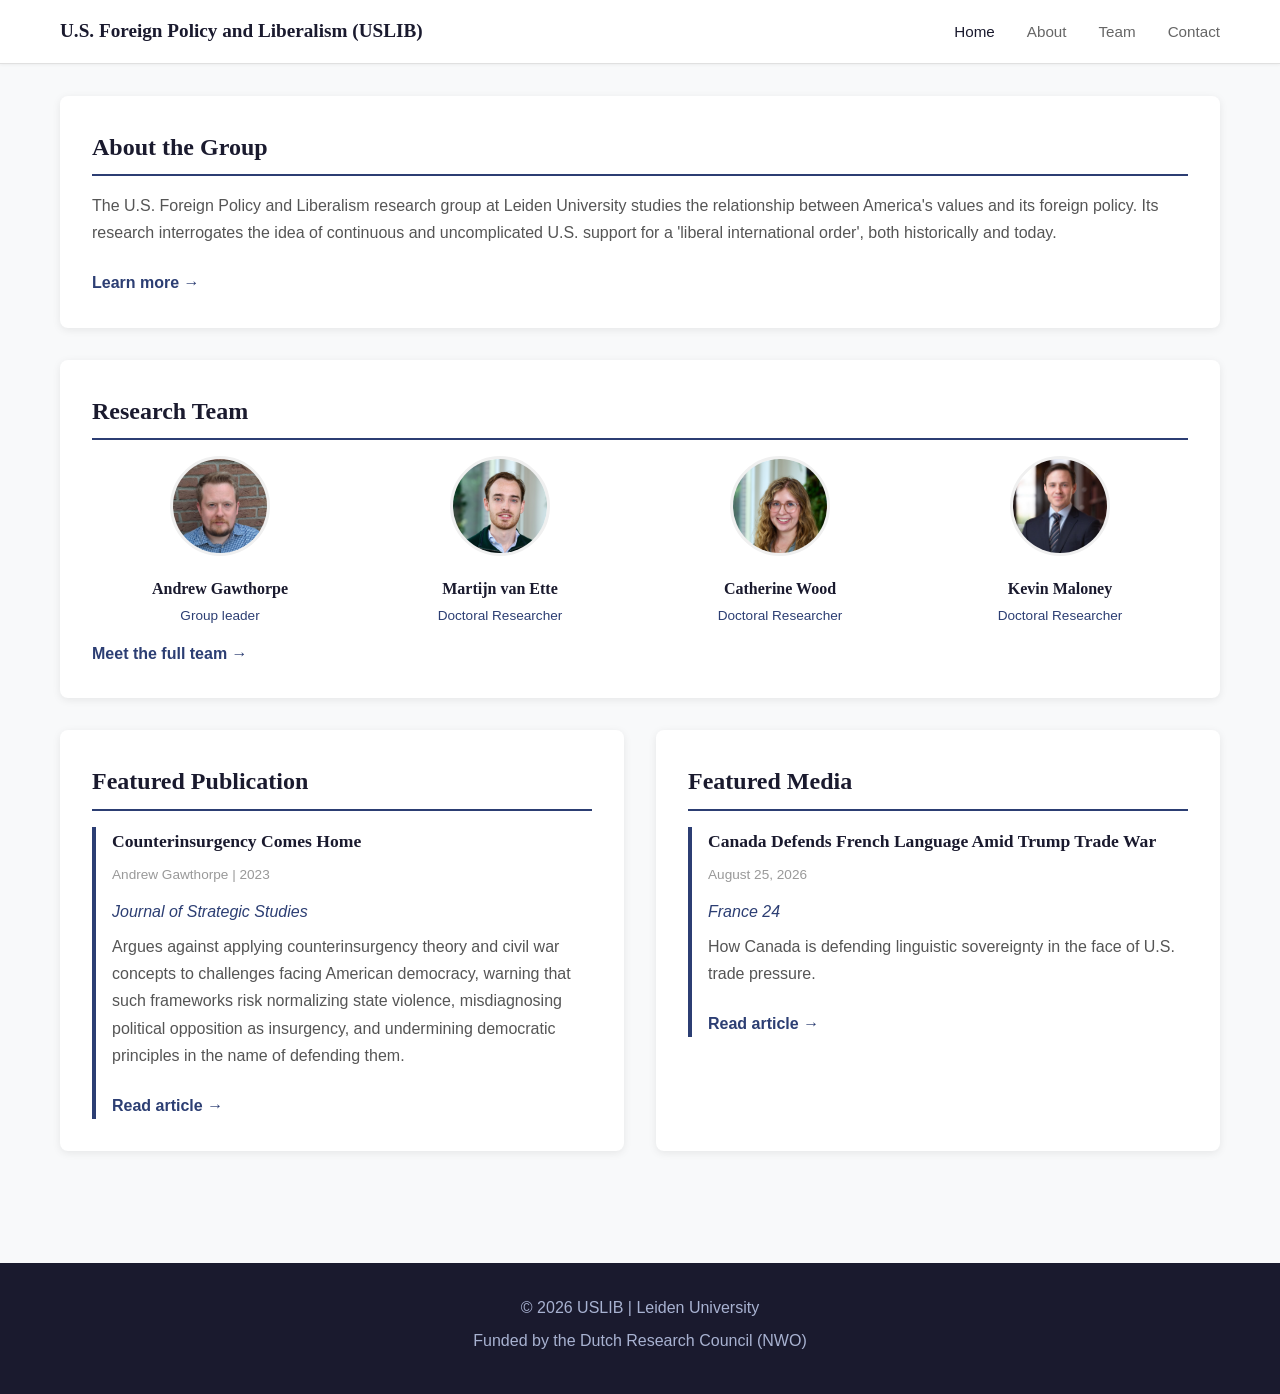
<file: index.html>
<!DOCTYPE html>
<html lang="en">
<head>
    <meta charset="UTF-8">
    <meta name="viewport" content="width=device-width, initial-scale=1.0">
    <title>U.S. Foreign Policy and Liberalism (USLIB)</title>
    <link rel="stylesheet" href="css/style.css">
</head>
<body>
    <header>
        <div class="container">
            <h1 class="site-title"><a href="index.html">U.S. Foreign Policy and Liberalism (USLIB)</a></h1>
            <nav>
                <ul>
                    <li><a href="index.html" class="active">Home</a></li>
                    <li><a href="about.html">About</a></li>
                    <li><a href="team.html">Team</a></li>
                    <li><a href="contact.html">Contact</a></li>
                </ul>
            </nav>
        </div>
    </header>

    <main>
        <div class="container">
            <!-- About the Group Module -->
            <div class="module-grid">
                <div class="module module-full">
                    <h2>About the Group</h2>
                    <p>The U.S. Foreign Policy and Liberalism research group at Leiden University studies the relationship between America's values and its foreign policy. Its research interrogates the idea of continuous and uncomplicated U.S. support for a 'liberal international order', both historically and today.</p>
                    <a href="about.html" class="read-more">Learn more</a>
                </div>
            </div>

            <!-- Research Team Module -->
            <div class="module-grid">
                <div class="module module-full">
                    <h2>Research Team</h2>
                    <div class="team-mini-grid">
                        <div class="team-mini">
                            <a href="andrew-gawthorpe.html">
                                <img src="images/andrew-gawthorpe-cropped.jpg" alt="Andrew Gawthorpe">
                            </a>
                            <h4><a href="andrew-gawthorpe.html">Andrew Gawthorpe</a></h4>
                            <p class="role">Group leader</p>
                        </div>
                        <div class="team-mini">
                            <a href="martijn-van-ette.html">
                                <img src="images/martijn.jpg" alt="Martijn van Ette">
                            </a>
                            <h4><a href="martijn-van-ette.html">Martijn van Ette</a></h4>
                            <p class="role">Doctoral Researcher</p>
                        </div>
                        <div class="team-mini">
                            <a href="catherine-wood.html">
                                <img src="images/catherine-wood.jpg" alt="Catherine Wood">
                            </a>
                            <h4><a href="catherine-wood.html">Catherine Wood</a></h4>
                            <p class="role">Doctoral Researcher</p>
                        </div>
                        <div class="team-mini">
                            <a href="kevin-maloney.html">
                                <img src="images/kevin-maloney.jpg" alt="Kevin Maloney">
                            </a>
                            <h4><a href="kevin-maloney.html">Kevin Maloney</a></h4>
                            <p class="role">Doctoral Researcher</p>
                        </div>
                    </div>
                    <a href="team.html" class="read-more">Meet the full team</a>
                </div>
            </div>

            <!-- Featured Content Row -->
            <div class="module-grid">
                <!-- Featured Publication -->
                <div class="module module-half">
                    <h2>Featured Publication</h2>
                    <div id="featured-publication" class="featured-item">
                        <!-- Populated by JavaScript -->
                    </div>
                </div>

                <!-- Featured Media -->
                <div class="module module-half">
                    <h2>Featured Media</h2>
                    <div id="featured-media" class="featured-item">
                        <!-- Populated by JavaScript -->
                    </div>
                </div>
            </div>

        </div>
    </main>

    <footer>
        <div class="container">
            <p>&copy; 2026 USLIB | Leiden University</p>
            <p>Funded by the Dutch Research Council (NWO)</p>
        </div>
    </footer>

    <script>
        // Load outputs and randomly populate featured sections
        async function loadFeaturedContent() {
            try {
                const response = await fetch('data/outputs.json');
                const outputs = await response.json();

                // Filter publications and media
                const publications = outputs.filter(item => item.type === 'publication');
                const media = outputs.filter(item => item.type === 'media');

                // Randomly select one of each
                const randomPub = publications[Math.floor(Math.random() * publications.length)];
                const randomMedia = media[Math.floor(Math.random() * media.length)];

                // Populate featured publication
                const pubContainer = document.getElementById('featured-publication');
                if (randomPub) {
                    const year = randomPub.date.toString().substring(0, 4);
                    const authors = randomPub.people && randomPub.people.length > 0
                        ? randomPub.people.join(', ') + ' | '
                        : '';

                    pubContainer.innerHTML = `
                        <h3>${randomPub.title}</h3>
                        <p class="meta">${authors}${year}</p>
                        <p class="venue">${randomPub.venue}</p>
                        <p>${randomPub.description || ''}</p>
                        <a href="${randomPub.url}" target="_blank" class="read-more">Read article</a>
                    `;
                }

                // Populate featured media
                const mediaContainer = document.getElementById('featured-media');
                if (randomMedia) {
                    const date = new Date(randomMedia.date);
                    const dateStr = date.toLocaleDateString('en-US', {
                        year: 'numeric',
                        month: 'long',
                        day: 'numeric'
                    });

                    mediaContainer.innerHTML = `
                        <h3>${randomMedia.title}</h3>
                        <p class="meta">${dateStr}</p>
                        <p class="outlet">${randomMedia.outlet}</p>
                        <p>${randomMedia.description || ''}</p>
                        <a href="${randomMedia.url}" target="_blank" class="read-more">Read article</a>
                    `;
                }
            } catch (error) {
                console.error('Error loading featured content:', error);
            }
        }

        // Load content when page loads
        document.addEventListener('DOMContentLoaded', loadFeaturedContent);
    </script>
</body>
</html>
</file>
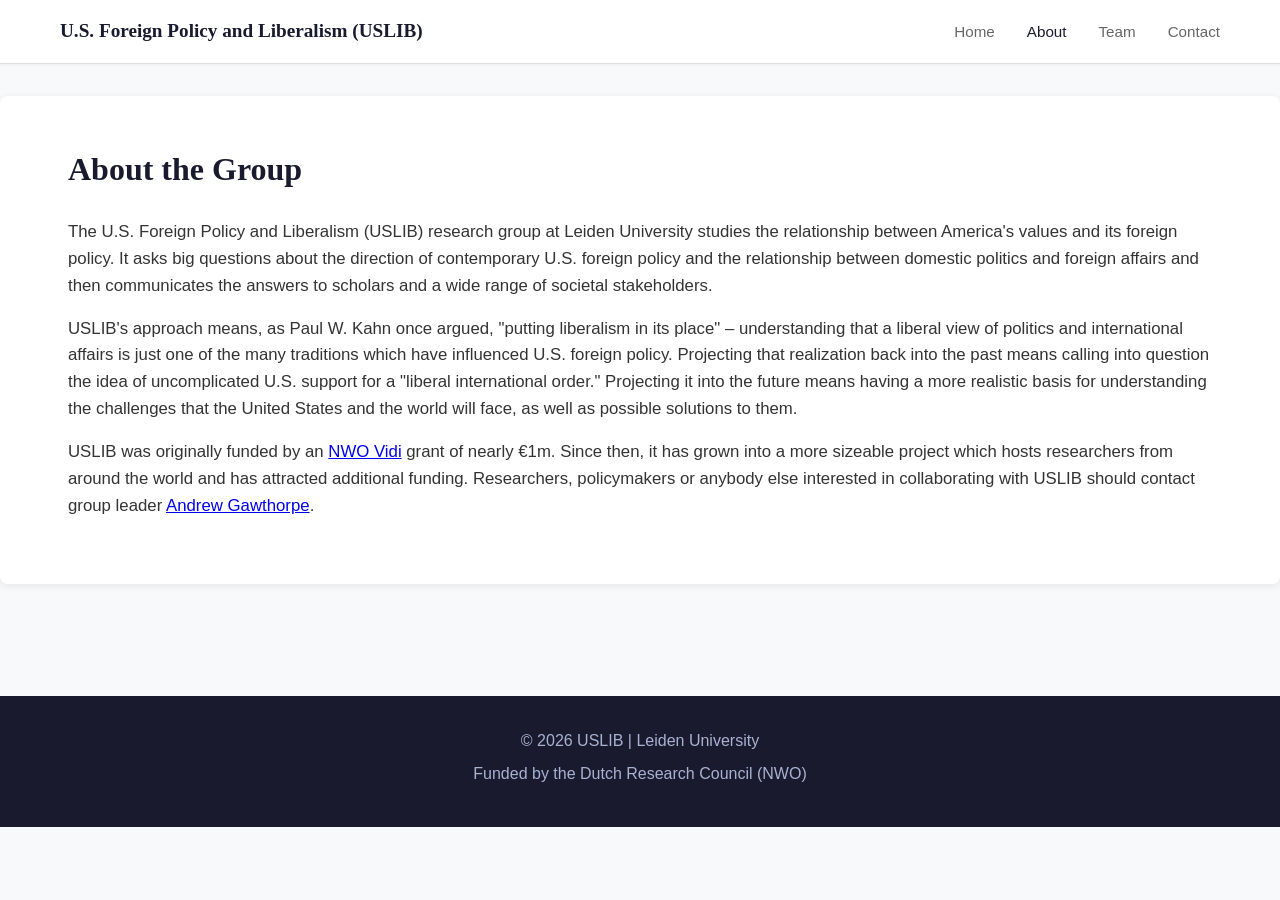
<file: about.html>
<!DOCTYPE html>
<html lang="en">
<head>
    <meta charset="UTF-8">
    <meta name="viewport" content="width=device-width, initial-scale=1.0">
    <title>About - U.S. Foreign Policy and Liberalism (USLIB)</title>
    <link rel="stylesheet" href="css/style.css">
</head>
<body>
    <header>
        <div class="container">
            <h1 class="site-title"><a href="index.html">U.S. Foreign Policy and Liberalism (USLIB)</a></h1>
            <nav>
                <ul>
                    <li><a href="index.html">Home</a></li>
                    <li><a href="about.html" class="active">About</a></li>
                    <li><a href="team.html">Team</a></li>
                    <li><a href="contact.html">Contact</a></li>
                </ul>
            </nav>
        </div>
    </header>

    <main>
        <section>
            <div class="container">
                <h2>About the Group</h2>

                <p class="lead">The U.S. Foreign Policy and Liberalism (USLIB) research group at Leiden University studies the relationship between America's values and its foreign policy. It asks big questions about the direction of contemporary U.S. foreign policy and the relationship between domestic politics and foreign affairs and then communicates the answers to scholars and a wide range of societal stakeholders.</p>

                <p>USLIB's approach means, as Paul W. Kahn once argued, "putting liberalism in its place" – understanding that a liberal view of politics and international affairs is just one of the many traditions which have influenced U.S. foreign policy. Projecting that realization back into the past means calling into question the idea of uncomplicated U.S. support for a "liberal international order." Projecting it into the future means having a more realistic basis for understanding the challenges that the United States and the world will face, as well as possible solutions to them.</p>

                <p>USLIB was originally funded by an <a href="https://www.nwo.nl/en/researchprogrammes/nwo-talent-programme/projects-vidi" target="_blank">NWO Vidi</a> grant of nearly €1m. Since then, it has grown into a more sizeable project which hosts researchers from around the world and has attracted additional funding. Researchers, policymakers or anybody else interested in collaborating with USLIB should contact group leader <a href="andrew-gawthorpe.html">Andrew Gawthorpe</a>.</p>
            </div>
        </section>
    </main>

    <footer>
        <div class="container">
            <p>&copy; 2026 USLIB | Leiden University</p>
            <p>Funded by the Dutch Research Council (NWO)</p>
        </div>
    </footer>
</body>
</html>
</file>
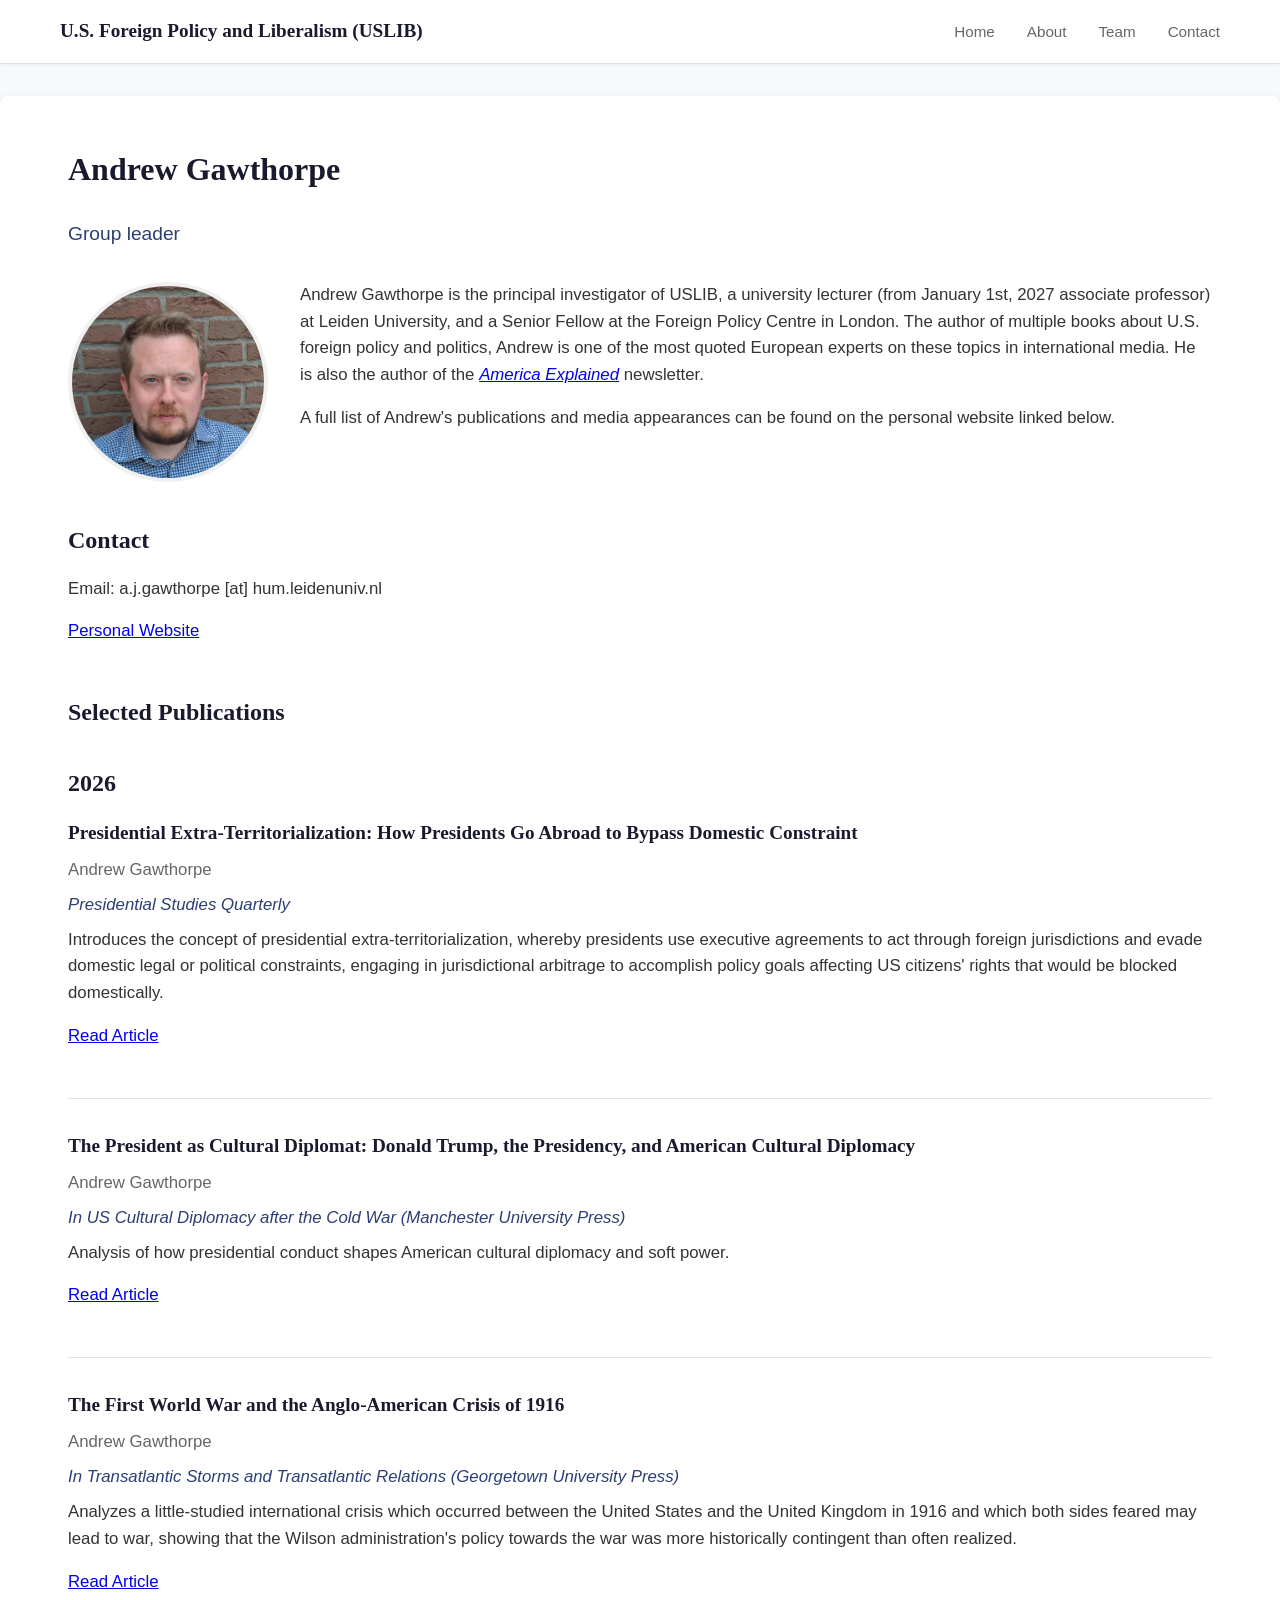
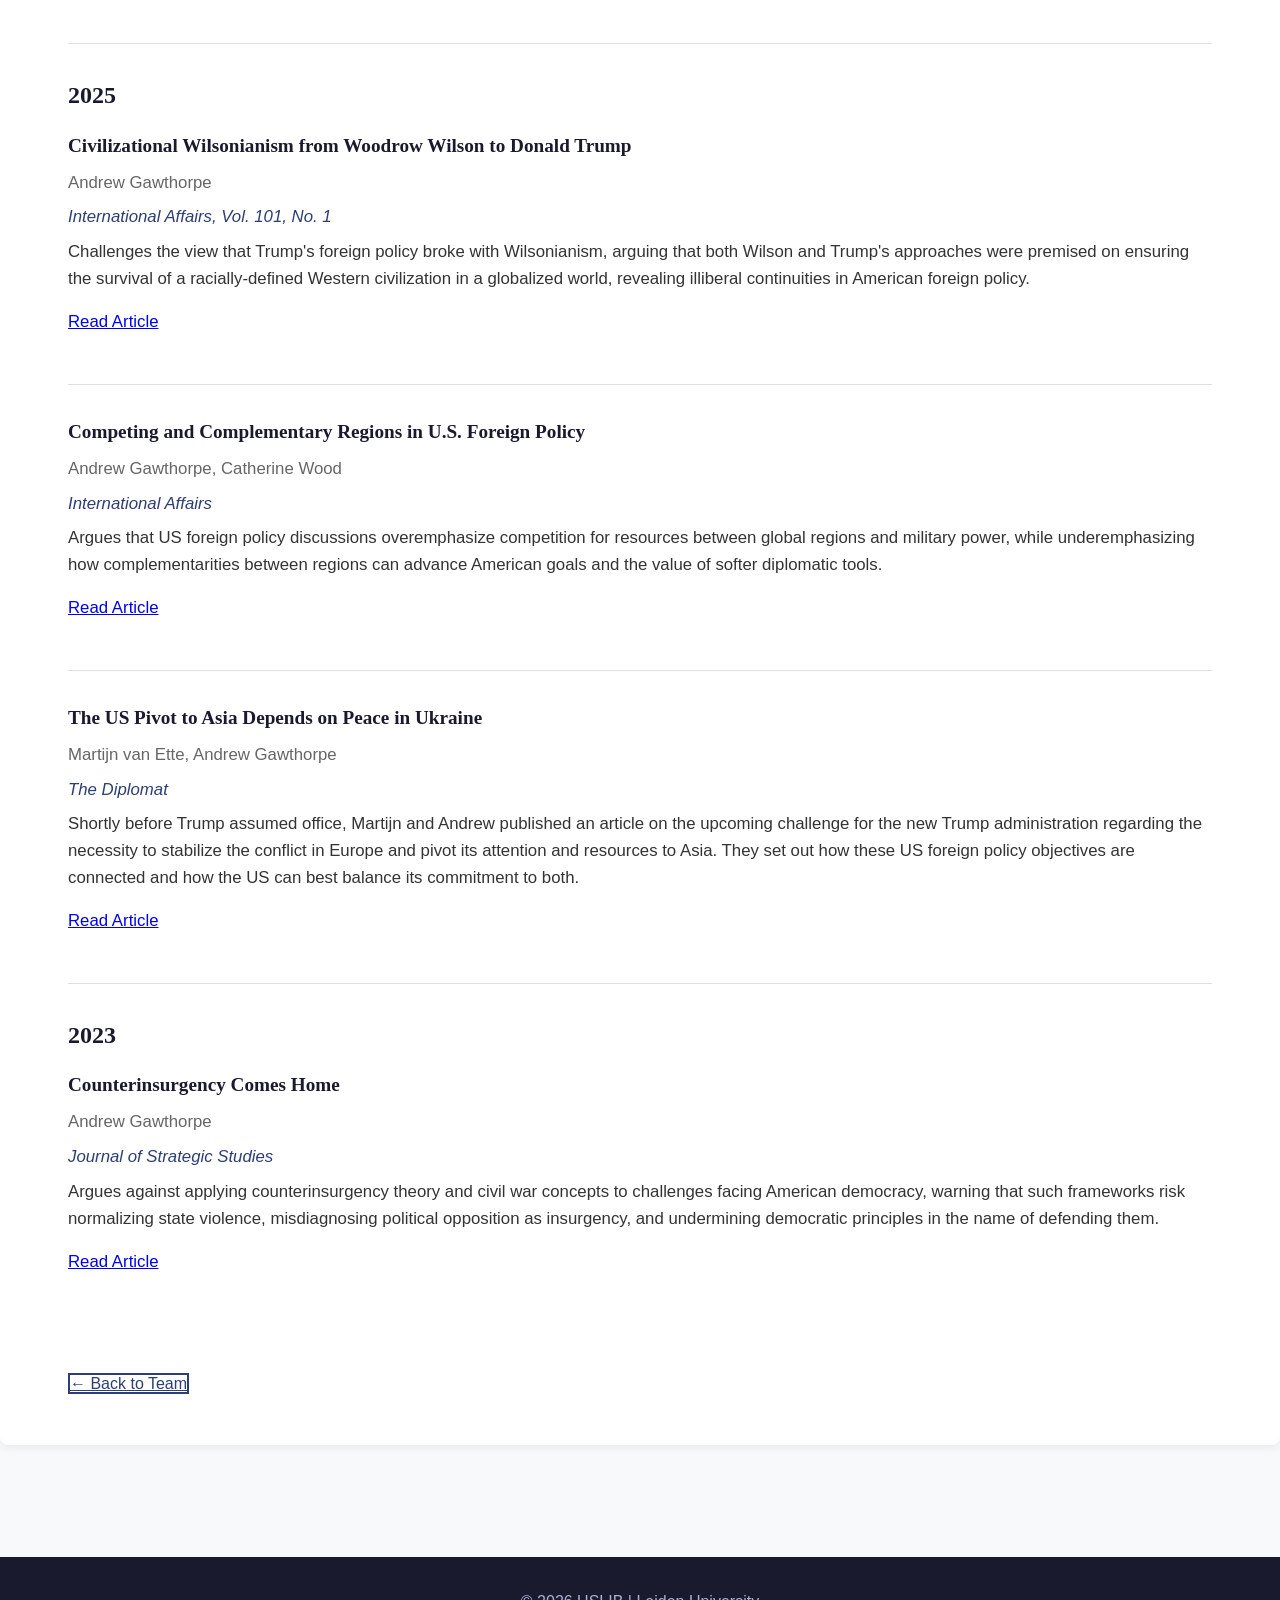
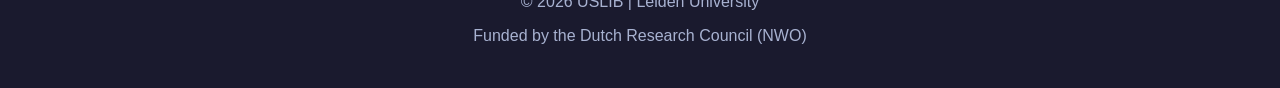
<file: andrew-gawthorpe.html>
<!DOCTYPE html>
<html lang="en">
<head>
    <meta charset="UTF-8">
    <meta name="viewport" content="width=device-width, initial-scale=1.0">
    <title>Andrew Gawthorpe - U.S. Foreign Policy and Liberalism (USLIB)</title>
    <link rel="stylesheet" href="css/style.css">
    <script src="js/outputs.js"></script>
</head>
<body>
    <header>
        <div class="container">
            <h1 class="site-title"><a href="index.html">U.S. Foreign Policy and Liberalism (USLIB)</a></h1>
            <nav>
                <ul>
                    <li><a href="index.html">Home</a></li>
                    <li><a href="about.html">About</a></li>
                    <li><a href="team.html">Team</a></li>
                    <li><a href="contact.html">Contact</a></li>
                </ul>
            </nav>
        </div>
    </header>

    <main>
        <section>
            <div class="container">
                <h2>Andrew Gawthorpe</h2>
                <p class="role" style="font-size: 1.2rem; color: #2c3e73; margin-bottom: 2rem;">Group leader</p>

                <div style="display: grid; grid-template-columns: 200px 1fr; gap: 2rem; margin-bottom: 2rem;">
                    <div>
                        <img src="images/andrew-gawthorpe-cropped.jpg" alt="Andrew Gawthorpe" style="width: 200px; height: 200px; border-radius: 50%; object-fit: cover; object-position: center; border: 4px solid #f0f0f0;">
                    </div>
                    <div>
                        <p>Andrew Gawthorpe is the principal investigator of USLIB, a university lecturer (from January 1st, 2027 associate professor) at Leiden University, and a Senior Fellow at the Foreign Policy Centre in London. The author of multiple books about U.S. foreign policy and politics, Andrew is one of the most quoted European experts on these topics in international media. He is also the author of the <em><a href="https://amerex.substack.com/" target="_blank">America Explained</a></em> newsletter.</p>

                        <p>A full list of Andrew's publications and media appearances can be found on the personal website linked below.</p>
                    </div>
                </div>

                <h3>Contact</h3>
                <p>Email: a.j.gawthorpe [at] hum.leidenuniv.nl</p>
                <p><a href="https://andygawthorpe.com" target="_blank">Personal Website</a></p>

                <h3 style="margin-top: 3rem;">Selected Publications</h3>
                <div id="person-outputs"></div>

                <div style="margin-top: 3rem;">
                    <a href="team.html" class="btn-outline">← Back to Team</a>
                </div>
            </div>
        </section>
    </main>

    <footer>
        <div class="container">
            <p>&copy; 2026 USLIB | Leiden University</p>
            <p>Funded by the Dutch Research Council (NWO)</p>
        </div>
    </footer>

    <script>
        // Load outputs for Andrew Gawthorpe
        document.addEventListener('DOMContentLoaded', function() {
            outputManager.renderPersonOutputs('Andrew Gawthorpe', 'person-outputs');
        });
    </script>
</body>
</html>
</file>
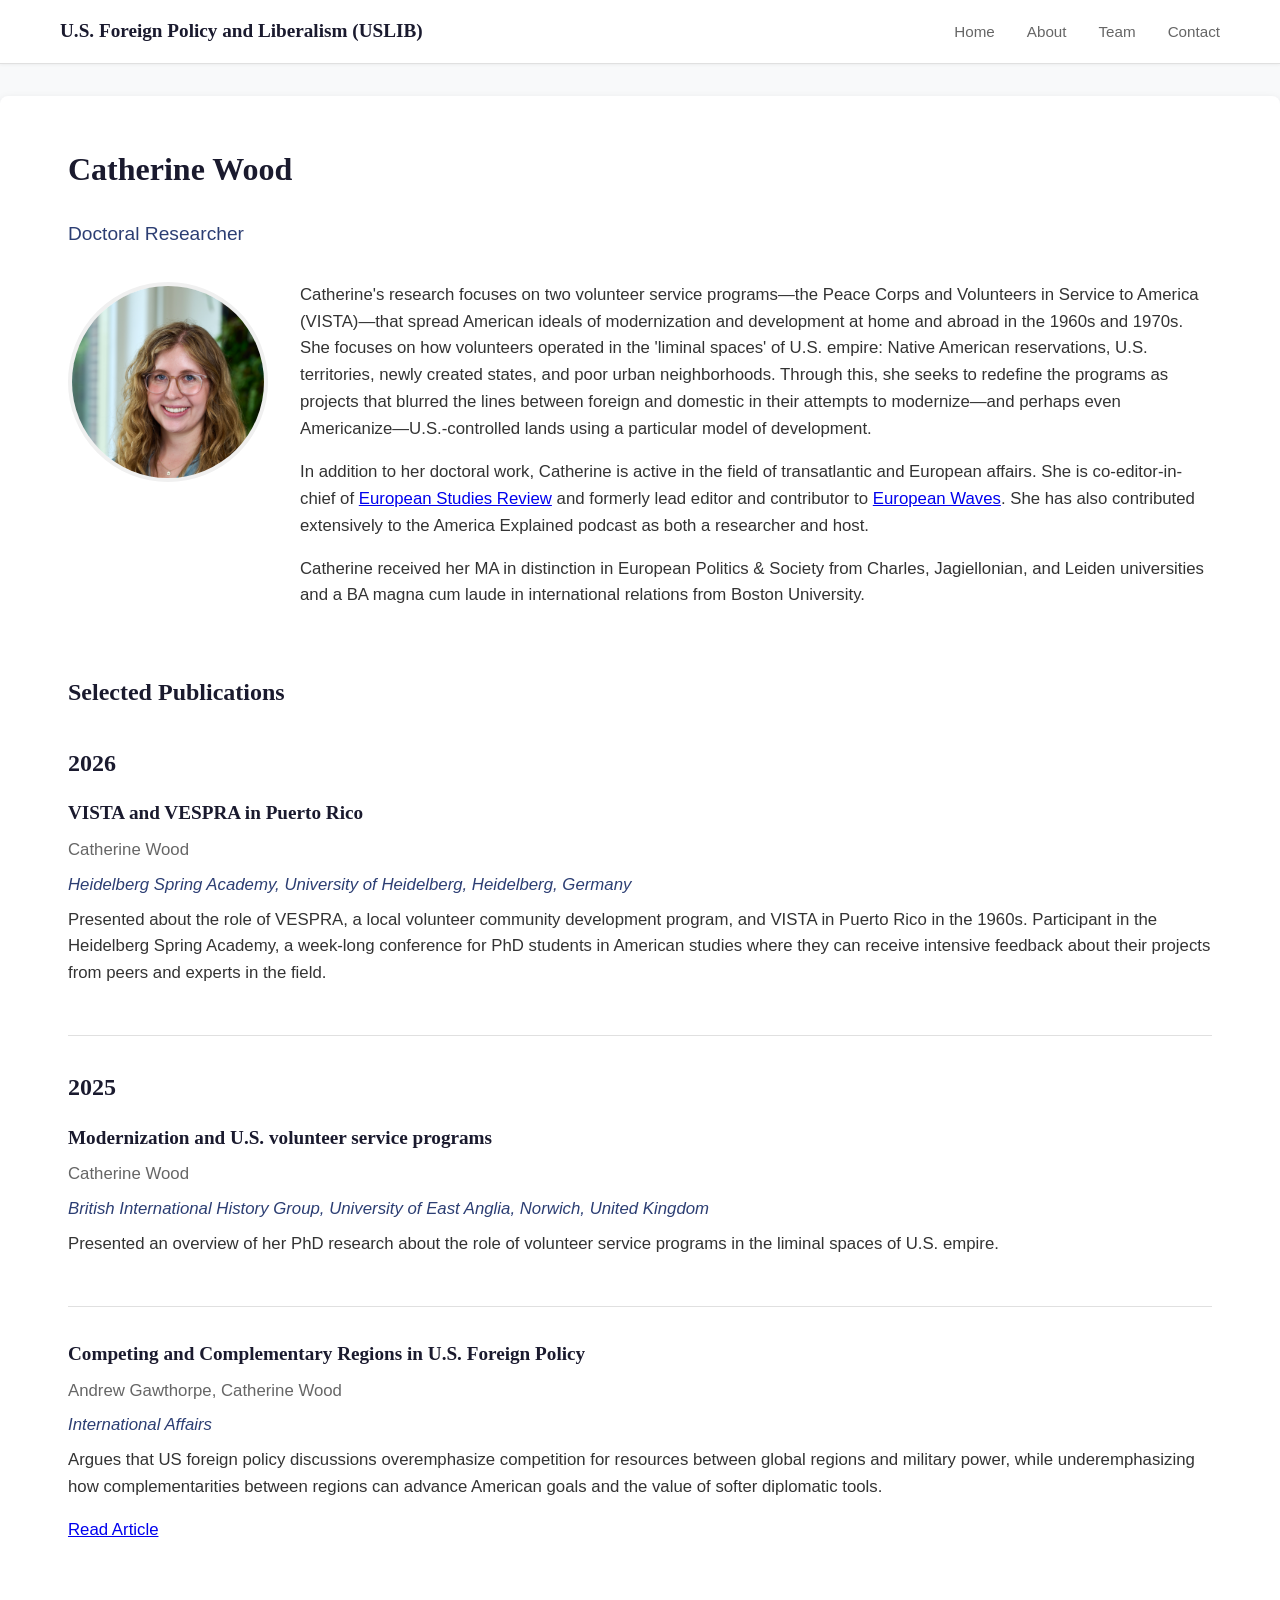
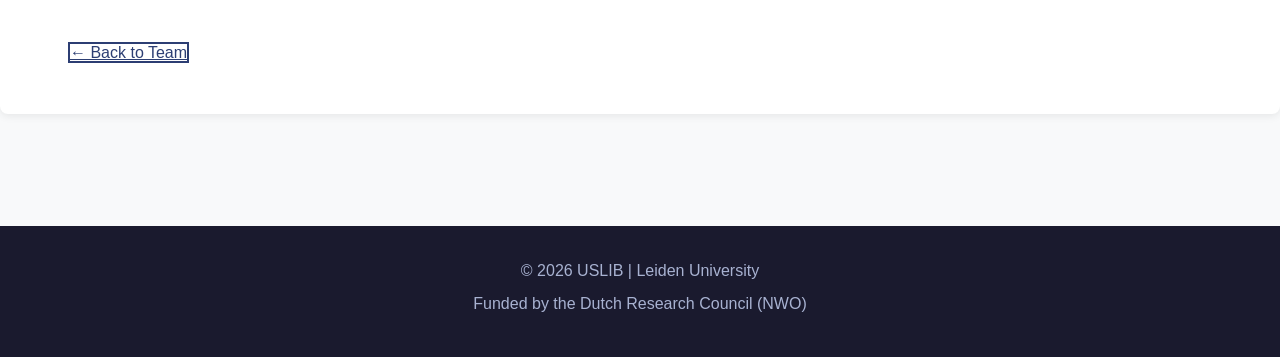
<file: catherine-wood.html>
<!DOCTYPE html>
<html lang="en">
<head>
    <meta charset="UTF-8">
    <meta name="viewport" content="width=device-width, initial-scale=1.0">
    <title>Catherine Wood - U.S. Foreign Policy and Liberalism (USLIB)</title>
    <link rel="stylesheet" href="css/style.css">
    <script src="js/outputs.js"></script>
</head>
<body>
    <header>
        <div class="container">
            <h1 class="site-title"><a href="index.html">U.S. Foreign Policy and Liberalism (USLIB)</a></h1>
            <nav>
                <ul>
                    <li><a href="index.html">Home</a></li>
                    <li><a href="about.html">About</a></li>
                    <li><a href="team.html">Team</a></li>
                    <li><a href="contact.html">Contact</a></li>
                </ul>
            </nav>
        </div>
    </header>

    <main>
        <section>
            <div class="container">
                <h2>Catherine Wood</h2>
                <p class="role" style="font-size: 1.2rem; color: #2c3e73; margin-bottom: 2rem;">Doctoral Researcher</p>

                <div style="display: grid; grid-template-columns: 200px 1fr; gap: 2rem; margin-bottom: 2rem;">
                    <div>
                        <img src="images/catherine-wood.jpg" alt="Catherine Wood" style="width: 200px; height: 200px; border-radius: 50%; object-fit: cover; border: 4px solid #f0f0f0;">
                    </div>
                    <div>
                        <p>Catherine's research focuses on two volunteer service programs—the Peace Corps and Volunteers in Service to America (VISTA)—that spread American ideals of modernization and development at home and abroad in the 1960s and 1970s. She focuses on how volunteers operated in the 'liminal spaces' of U.S. empire: Native American reservations, U.S. territories, newly created states, and poor urban neighborhoods. Through this, she seeks to redefine the programs as projects that blurred the lines between foreign and domestic in their attempts to modernize—and perhaps even Americanize—U.S.-controlled lands using a particular model of development.</p>

                        <p>In addition to her doctoral work, Catherine is active in the field of transatlantic and European affairs. She is co-editor-in-chief of <a href="https://europeanstudiesreview.com/" target="_blank">European Studies Review</a> and formerly lead editor and contributor to <a href="https://www.europeanwaves.com/" target="_blank">European Waves</a>. She has also contributed extensively to the America Explained podcast as both a researcher and host.</p>

                        <p>Catherine received her MA in distinction in European Politics & Society from Charles, Jagiellonian, and Leiden universities and a BA magna cum laude in international relations from Boston University.</p>
                    </div>
                </div>

                <h3 style="margin-top: 3rem;">Selected Publications</h3>
                <div id="person-outputs"></div>

                <div style="margin-top: 3rem;">
                    <a href="team.html" class="btn-outline">← Back to Team</a>
                </div>
            </div>
        </section>
    </main>

    <footer>
        <div class="container">
            <p>&copy; 2026 USLIB | Leiden University</p>
            <p>Funded by the Dutch Research Council (NWO)</p>
        </div>
    </footer>

    <script>
        document.addEventListener('DOMContentLoaded', function() {
            outputManager.renderPersonOutputs('Catherine Wood', 'person-outputs');
        });
    </script>
</body>
</html>
</file>
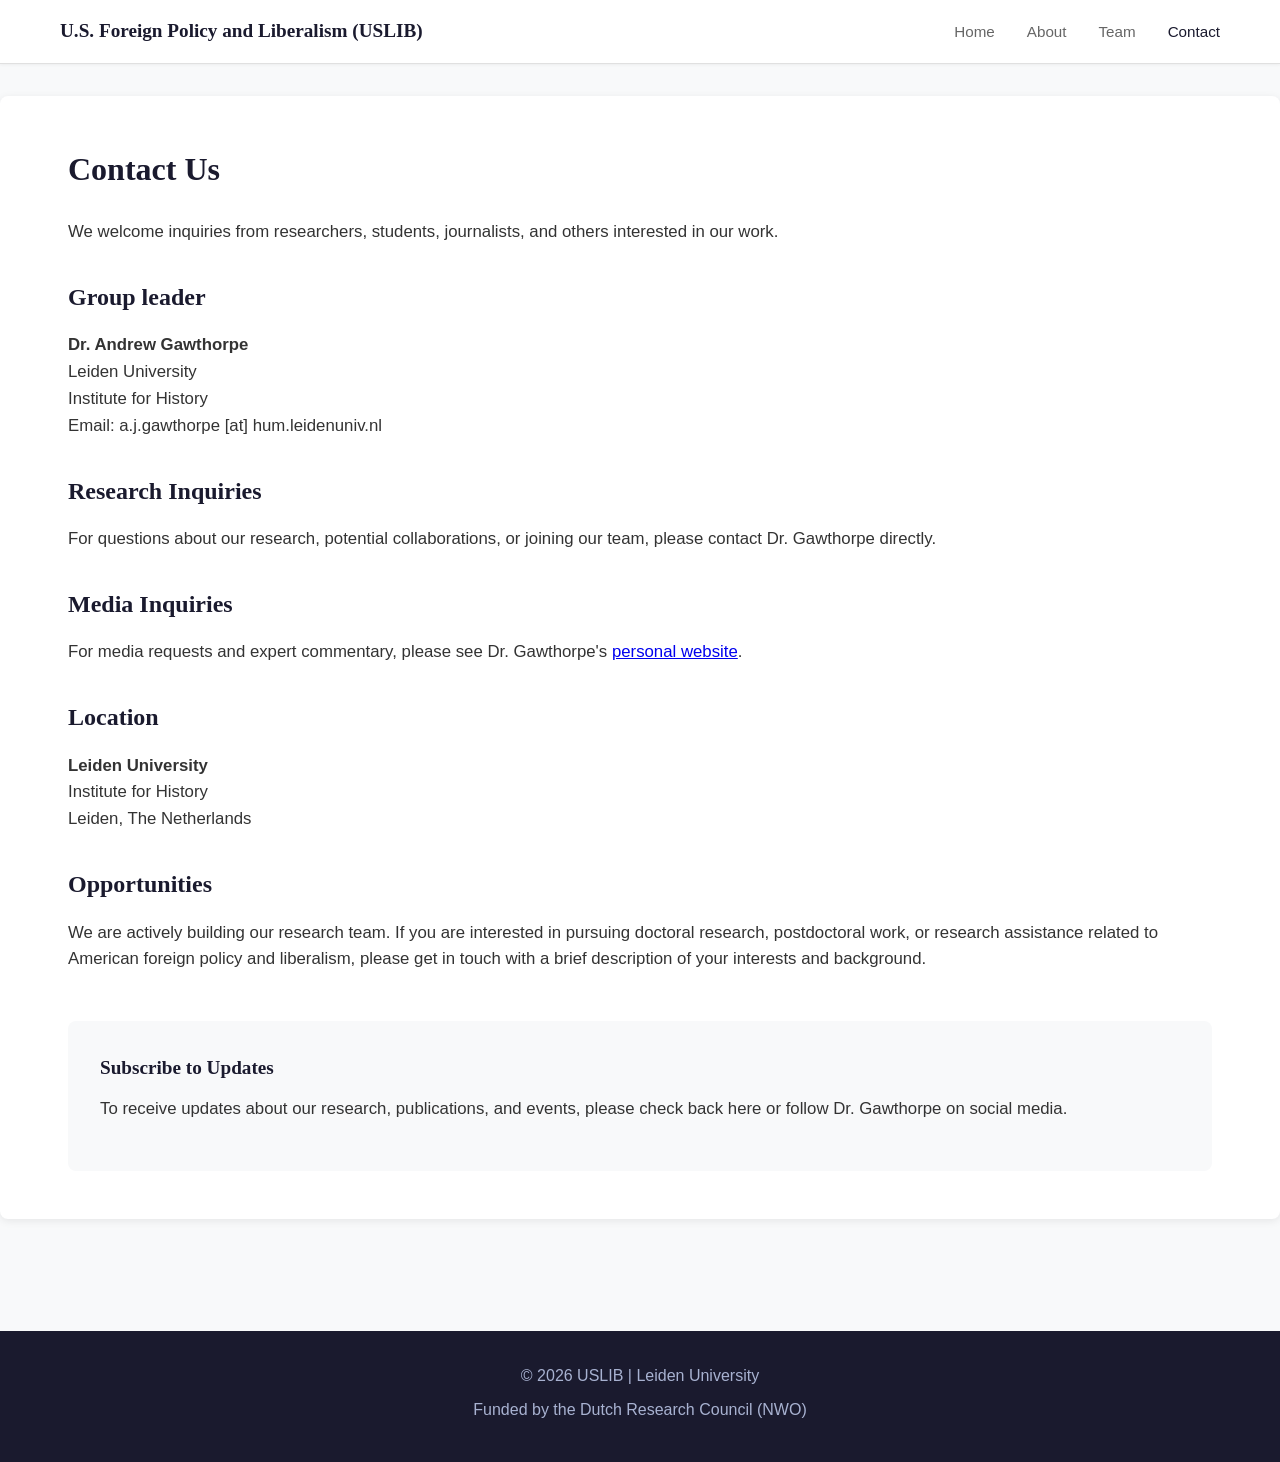
<file: contact.html>
<!DOCTYPE html>
<html lang="en">
<head>
    <meta charset="UTF-8">
    <meta name="viewport" content="width=device-width, initial-scale=1.0">
    <title>Contact - U.S. Foreign Policy and Liberalism (USLIB)</title>
    <link rel="stylesheet" href="css/style.css">
</head>
<body>
    <header>
        <div class="container">
            <h1 class="site-title"><a href="index.html">U.S. Foreign Policy and Liberalism (USLIB)</a></h1>
            <nav>
                <ul>
                    <li><a href="index.html">Home</a></li>
                    <li><a href="about.html">About</a></li>
                    <li><a href="team.html">Team</a></li>
                    <li><a href="contact.html" class="active">Contact</a></li>
                </ul>
            </nav>
        </div>
    </header>

    <main>
        <section>
            <div class="container">
                <h2>Contact Us</h2>

                <p class="lead">We welcome inquiries from researchers, students, journalists, and others interested in our work.</p>

                <h3>Group leader</h3>
                <p><strong>Dr. Andrew Gawthorpe</strong><br>
                Leiden University<br>
                Institute for History<br>
                Email: a.j.gawthorpe [at] hum.leidenuniv.nl</p>

                <h3>Research Inquiries</h3>
                <p>For questions about our research, potential collaborations, or joining our team, please contact Dr. Gawthorpe directly.</p>

                <h3>Media Inquiries</h3>
                <p>For media requests and expert commentary, please see Dr. Gawthorpe's <a href="https://andygawthorpe.com/contact.html" target="_blank">personal website</a>.</p>

                <h3>Location</h3>
                <p><strong>Leiden University</strong><br>
                Institute for History<br>
                Leiden, The Netherlands</p>

                <h3>Opportunities</h3>
                <p>We are actively building our research team. If you are interested in pursuing doctoral research, postdoctoral work, or research assistance related to American foreign policy and liberalism, please get in touch with a brief description of your interests and background.</p>

                <div style="margin-top: 3rem; padding: 2rem; background: #f8f9fa; border-radius: 8px;">
                    <h4>Subscribe to Updates</h4>
                    <p>To receive updates about our research, publications, and events, please check back here or follow Dr. Gawthorpe on social media.</p>
                </div>
            </div>
        </section>
    </main>

    <footer>
        <div class="container">
            <p>&copy; 2026 USLIB | Leiden University</p>
            <p>Funded by the Dutch Research Council (NWO)</p>
        </div>
    </footer>
</body>
</html>
</file>
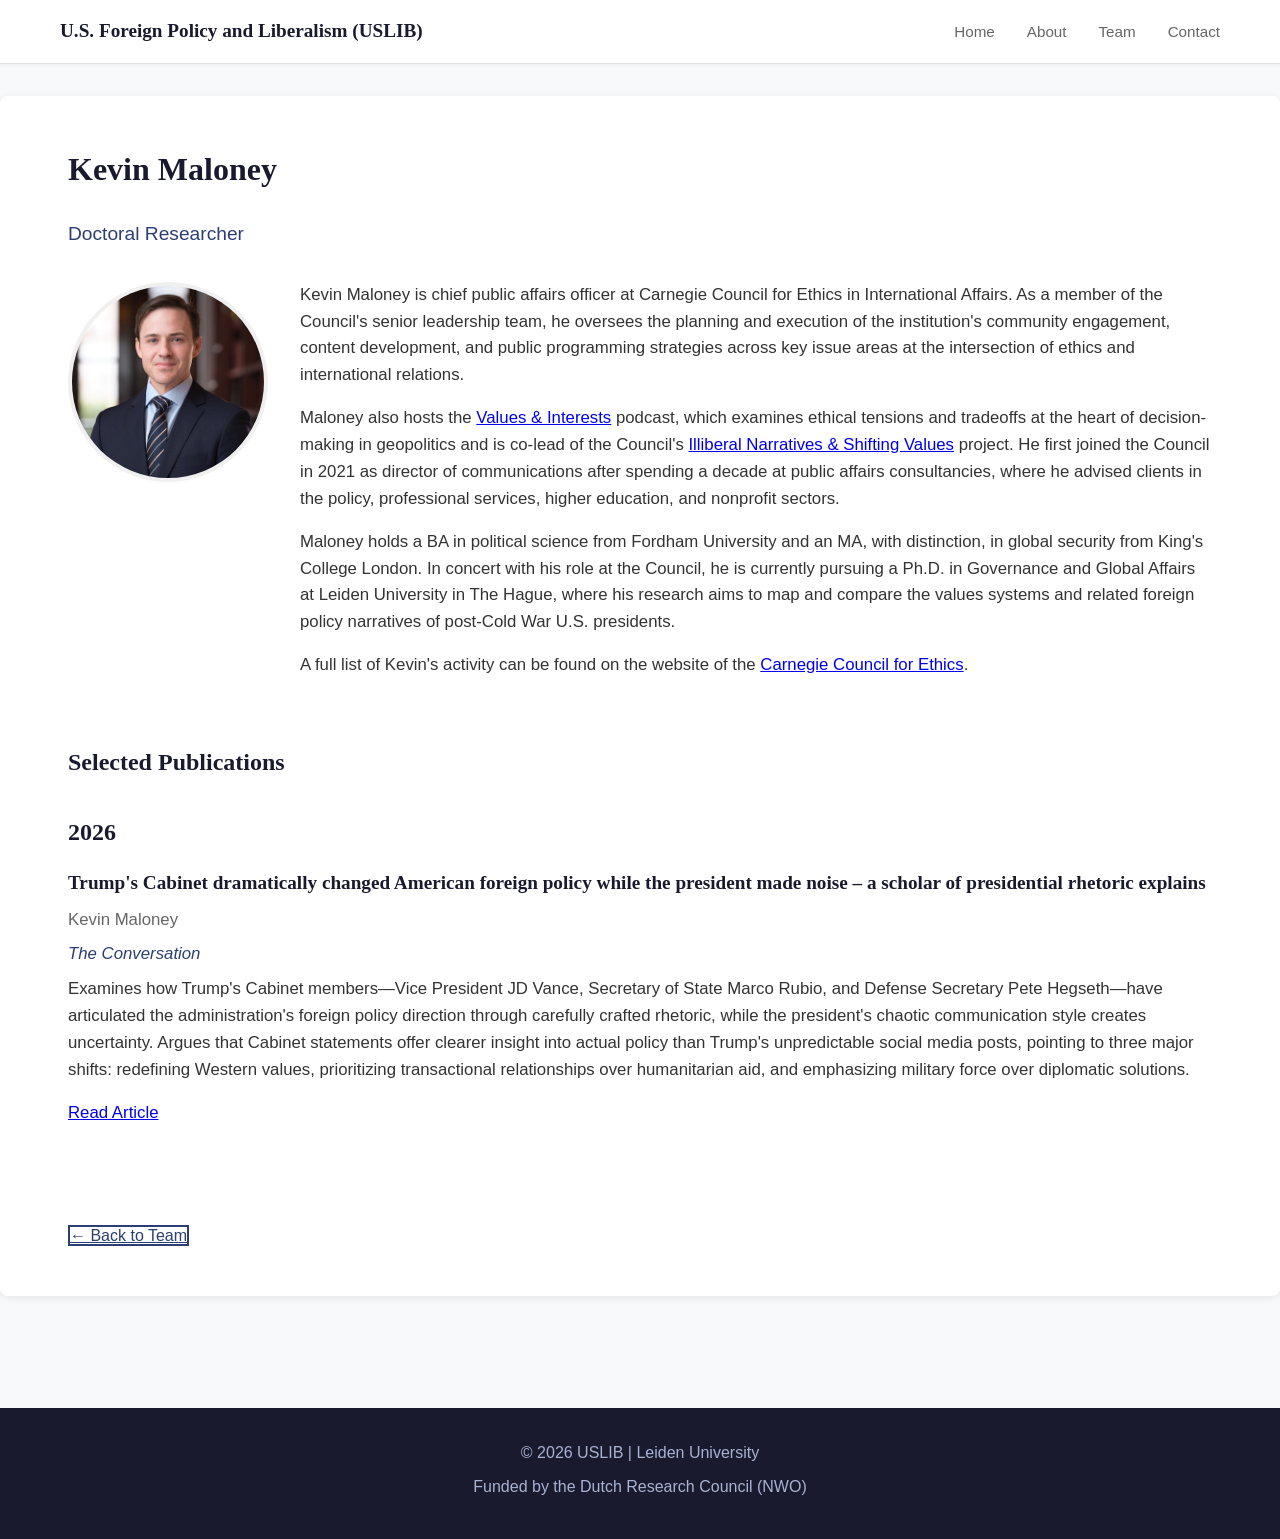
<file: kevin-maloney.html>
<!DOCTYPE html>
<html lang="en">
<head>
    <meta charset="UTF-8">
    <meta name="viewport" content="width=device-width, initial-scale=1.0">
    <title>Kevin Maloney - U.S. Foreign Policy and Liberalism (USLIB)</title>
    <link rel="stylesheet" href="css/style.css">
    <script src="js/outputs.js"></script>
</head>
<body>
    <header>
        <div class="container">
            <h1 class="site-title"><a href="index.html">U.S. Foreign Policy and Liberalism (USLIB)</a></h1>
            <nav>
                <ul>
                    <li><a href="index.html">Home</a></li>
                    <li><a href="about.html">About</a></li>
                    <li><a href="team.html">Team</a></li>
                    <li><a href="contact.html">Contact</a></li>
                </ul>
            </nav>
        </div>
    </header>

    <main>
        <section>
            <div class="container">
                <h2>Kevin Maloney</h2>
                <p class="role" style="font-size: 1.2rem; color: #2c3e73; margin-bottom: 2rem;">Doctoral Researcher</p>

                <div style="display: grid; grid-template-columns: 200px 1fr; gap: 2rem; margin-bottom: 2rem;">
                    <div>
                        <img src="images/kevin-maloney.jpg" alt="Kevin Maloney" style="width: 200px; height: 200px; border-radius: 50%; object-fit: cover; border: 4px solid #f0f0f0;">
                    </div>
                    <div>
                        <p>Kevin Maloney is chief public affairs officer at Carnegie Council for Ethics in International Affairs. As a member of the Council's senior leadership team, he oversees the planning and execution of the institution's community engagement, content development, and public programming strategies across key issue areas at the intersection of ethics and international relations.</p>

                        <p>Maloney also hosts the <a href="https://www.carnegiecouncil.org/media/series/values-interests" target="_blank">Values & Interests</a> podcast, which examines ethical tensions and tradeoffs at the heart of decision-making in geopolitics and is co-lead of the Council's <a href="https://www.carnegiecouncil.org/media/report/illiberal-narratives-and-shifting-values" target="_blank">Illiberal Narratives & Shifting Values</a> project. He first joined the Council in 2021 as director of communications after spending a decade at public affairs consultancies, where he advised clients in the policy, professional services, higher education, and nonprofit sectors.</p>

                        <p>Maloney holds a BA in political science from Fordham University and an MA, with distinction, in global security from King's College London. In concert with his role at the Council, he is currently pursuing a Ph.D. in Governance and Global Affairs at Leiden University in The Hague, where his research aims to map and compare the values systems and related foreign policy narratives of post-Cold War U.S. presidents.</p>

                        <p>A full list of Kevin's activity can be found on the website of the <a href="https://www.carnegiecouncil.org/" target="_blank">Carnegie Council for Ethics</a>.</p>
                    </div>
                </div>

                <h3 style="margin-top: 3rem;">Selected Publications</h3>
                <div id="person-outputs"></div>

                <div style="margin-top: 3rem;">
                    <a href="team.html" class="btn-outline">← Back to Team</a>
                </div>
            </div>
        </section>
    </main>

    <footer>
        <div class="container">
            <p>&copy; 2026 USLIB | Leiden University</p>
            <p>Funded by the Dutch Research Council (NWO)</p>
        </div>
    </footer>

    <script>
        document.addEventListener('DOMContentLoaded', function() {
            outputManager.renderPersonOutputs('Kevin Maloney', 'person-outputs');
        });
    </script>
</body>
</html>
</file>
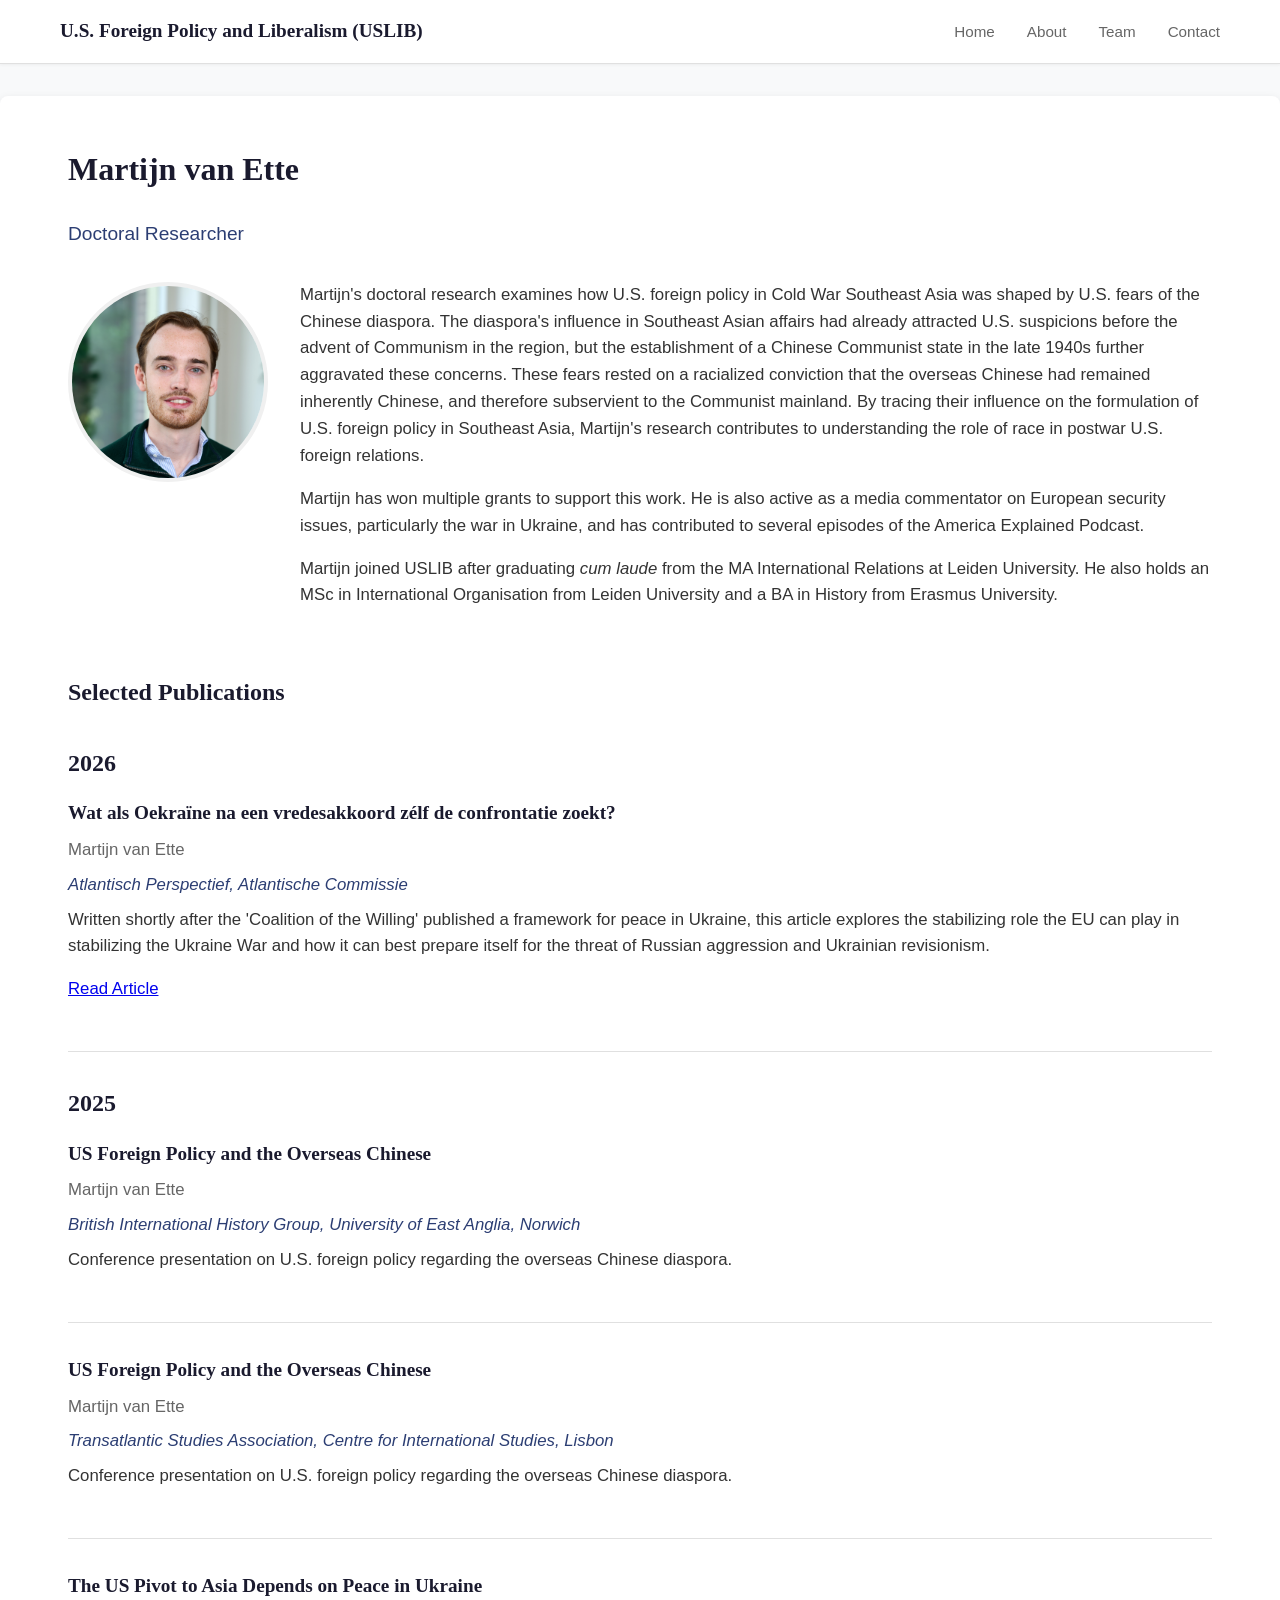
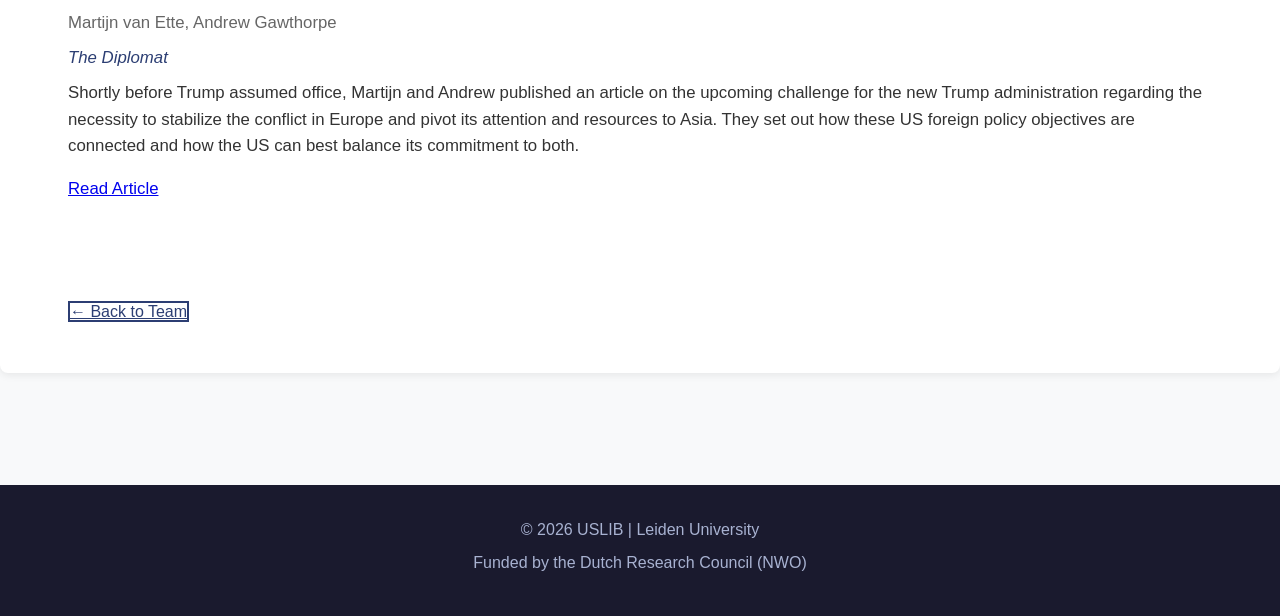
<file: martijn-van-ette.html>
<!DOCTYPE html>
<html lang="en">
<head>
    <meta charset="UTF-8">
    <meta name="viewport" content="width=device-width, initial-scale=1.0">
    <title>Martijn van Ette - U.S. Foreign Policy and Liberalism (USLIB)</title>
    <link rel="stylesheet" href="css/style.css">
    <script src="js/outputs.js"></script>
</head>
<body>
    <header>
        <div class="container">
            <h1 class="site-title"><a href="index.html">U.S. Foreign Policy and Liberalism (USLIB)</a></h1>
            <nav>
                <ul>
                    <li><a href="index.html">Home</a></li>
                    <li><a href="about.html">About</a></li>
                    <li><a href="team.html">Team</a></li>
                    <li><a href="contact.html">Contact</a></li>
                </ul>
            </nav>
        </div>
    </header>

    <main>
        <section>
            <div class="container">
                <h2>Martijn van Ette</h2>
                <p class="role" style="font-size: 1.2rem; color: #2c3e73; margin-bottom: 2rem;">Doctoral Researcher</p>

                <div style="display: grid; grid-template-columns: 200px 1fr; gap: 2rem; margin-bottom: 2rem;">
                    <div>
                        <img src="images/martijn.jpg" alt="Martijn van Ette" style="width: 200px; height: 200px; border-radius: 50%; object-fit: cover; border: 4px solid #f0f0f0;">
                    </div>
                    <div>
                        <p>Martijn's doctoral research examines how U.S. foreign policy in Cold War Southeast Asia was shaped by U.S. fears of the Chinese diaspora. The diaspora's influence in Southeast Asian affairs had already attracted U.S. suspicions before the advent of Communism in the region, but the establishment of a Chinese Communist state in the late 1940s further aggravated these concerns. These fears rested on a racialized conviction that the overseas Chinese had remained inherently Chinese, and therefore subservient to the Communist mainland. By tracing their influence on the formulation of U.S. foreign policy in Southeast Asia, Martijn's research contributes to understanding the role of race in postwar U.S. foreign relations.</p>

                        <p>Martijn has won multiple grants to support this work. He is also active as a media commentator on European security issues, particularly the war in Ukraine, and has contributed to several episodes of the America Explained Podcast.</p>

                        <p>Martijn joined USLIB after graduating <em>cum laude</em> from the MA International Relations at Leiden University. He also holds an MSc in International Organisation from Leiden University and a BA in History from Erasmus University.</p>
                    </div>
                </div>

                <h3 style="margin-top: 3rem;">Selected Publications</h3>
                <div id="person-outputs"></div>

                <div style="margin-top: 3rem;">
                    <a href="team.html" class="btn-outline">← Back to Team</a>
                </div>
            </div>
        </section>
    </main>

    <footer>
        <div class="container">
            <p>&copy; 2026 USLIB | Leiden University</p>
            <p>Funded by the Dutch Research Council (NWO)</p>
        </div>
    </footer>

    <script>
        document.addEventListener('DOMContentLoaded', function() {
            outputManager.renderPersonOutputs('Martijn van Ette', 'person-outputs');
        });
    </script>
</body>
</html>
</file>
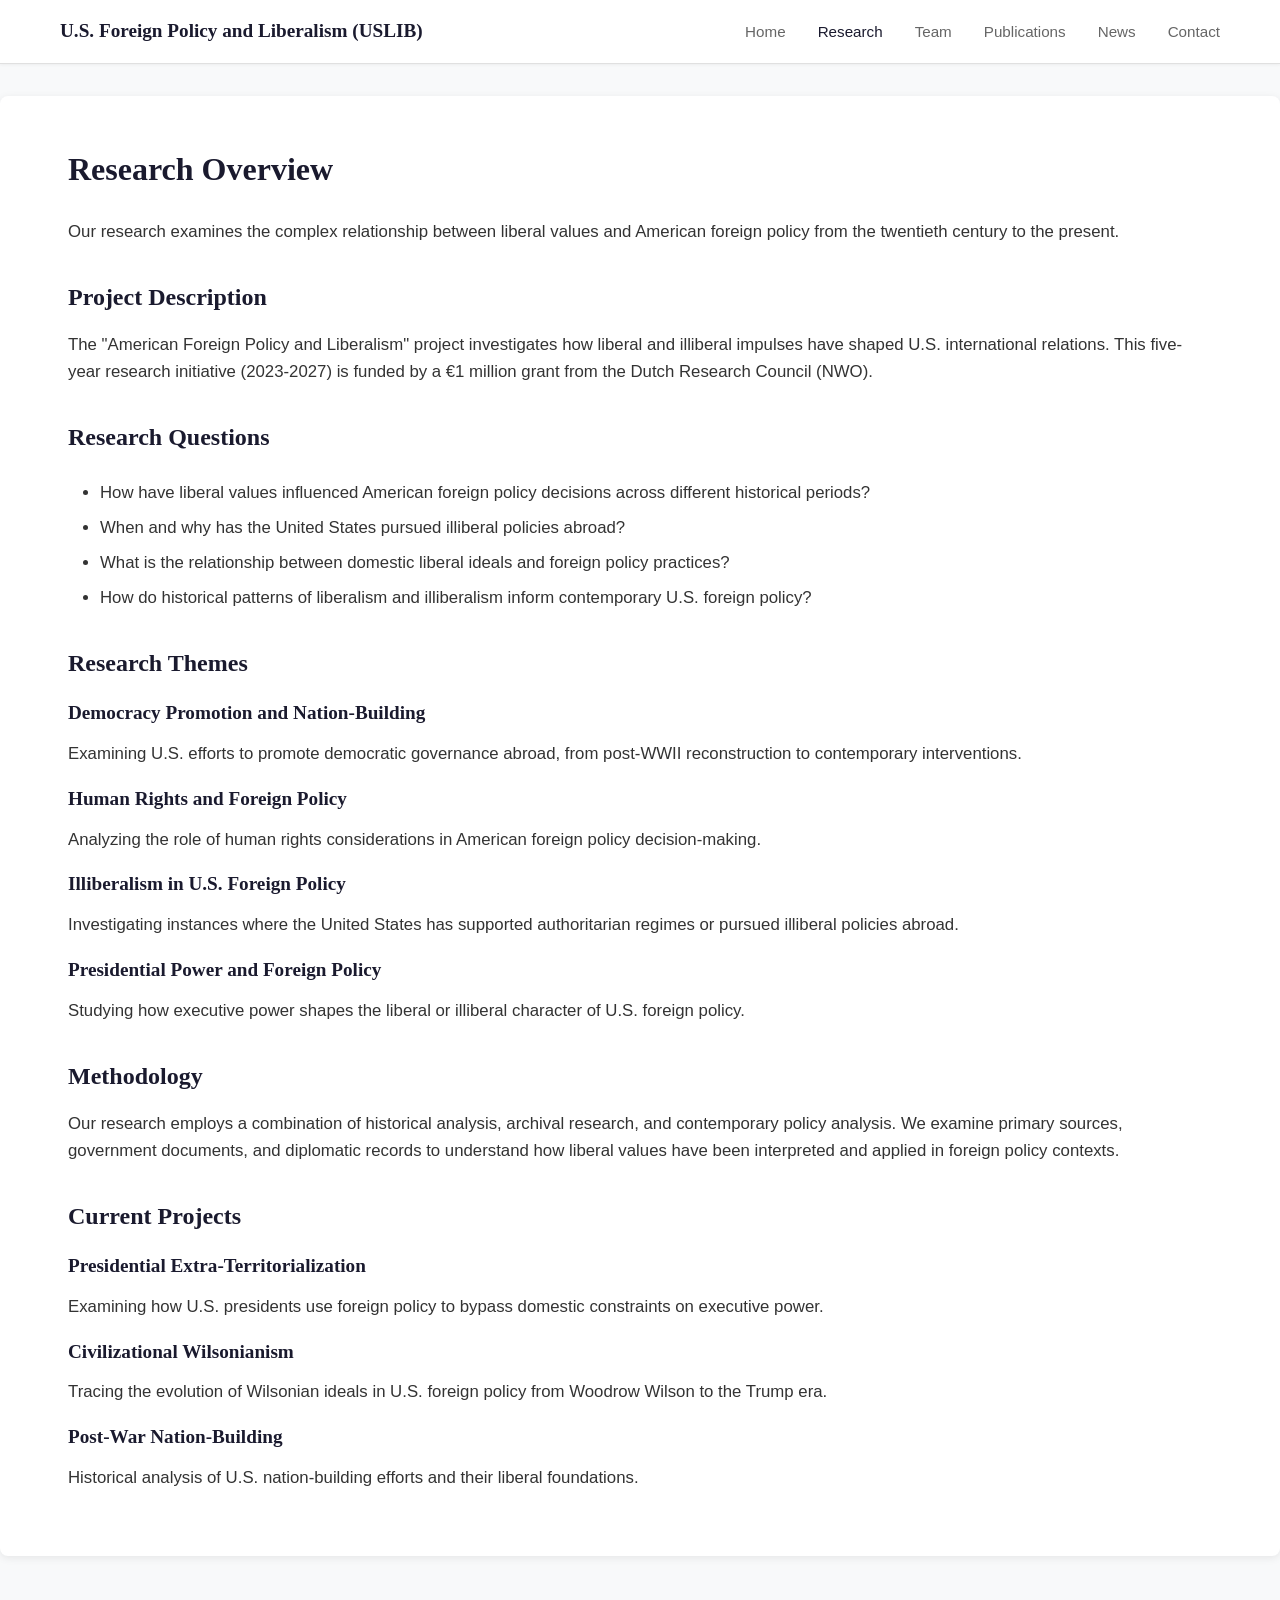
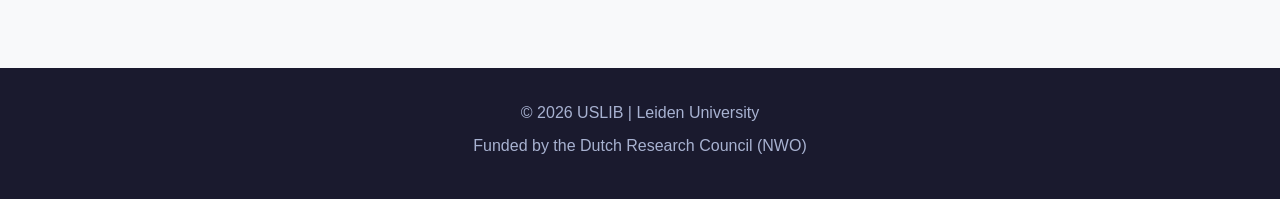
<file: research.html>
<!DOCTYPE html>
<html lang="en">
<head>
    <meta charset="UTF-8">
    <meta name="viewport" content="width=device-width, initial-scale=1.0">
    <title>Research - U.S. Foreign Policy and Liberalism (USLIB)</title>
    <link rel="stylesheet" href="css/style.css">
</head>
<body>
    <header>
        <div class="container">
            <h1 class="site-title"><a href="index.html">U.S. Foreign Policy and Liberalism (USLIB)</a></h1>
            <nav>
                <ul>
                    <li><a href="index.html">Home</a></li>
                    <li><a href="research.html" class="active">Research</a></li>
                    <li><a href="team.html">Team</a></li>
                    <li><a href="publications.html">Publications</a></li>
                    <li><a href="news.html">News</a></li>
                    <li><a href="contact.html">Contact</a></li>
                </ul>
            </nav>
        </div>
    </header>

    <main>
        <section>
            <div class="container">
                <h2>Research Overview</h2>
                <p class="lead">Our research examines the complex relationship between liberal values and American foreign policy from the twentieth century to the present.</p>

                <h3>Project Description</h3>
                <p>The "American Foreign Policy and Liberalism" project investigates how liberal and illiberal impulses have shaped U.S. international relations. This five-year research initiative (2023-2027) is funded by a €1 million grant from the Dutch Research Council (NWO).</p>

                <h3>Research Questions</h3>
                <ul>
                    <li>How have liberal values influenced American foreign policy decisions across different historical periods?</li>
                    <li>When and why has the United States pursued illiberal policies abroad?</li>
                    <li>What is the relationship between domestic liberal ideals and foreign policy practices?</li>
                    <li>How do historical patterns of liberalism and illiberalism inform contemporary U.S. foreign policy?</li>
                </ul>

                <h3>Research Themes</h3>

                <h4>Democracy Promotion and Nation-Building</h4>
                <p>Examining U.S. efforts to promote democratic governance abroad, from post-WWII reconstruction to contemporary interventions.</p>

                <h4>Human Rights and Foreign Policy</h4>
                <p>Analyzing the role of human rights considerations in American foreign policy decision-making.</p>

                <h4>Illiberalism in U.S. Foreign Policy</h4>
                <p>Investigating instances where the United States has supported authoritarian regimes or pursued illiberal policies abroad.</p>

                <h4>Presidential Power and Foreign Policy</h4>
                <p>Studying how executive power shapes the liberal or illiberal character of U.S. foreign policy.</p>

                <h3>Methodology</h3>
                <p>Our research employs a combination of historical analysis, archival research, and contemporary policy analysis. We examine primary sources, government documents, and diplomatic records to understand how liberal values have been interpreted and applied in foreign policy contexts.</p>

                <h3>Current Projects</h3>
                <div class="news-grid">
                    <article class="news-item">
                        <h4>Presidential Extra-Territorialization</h4>
                        <p>Examining how U.S. presidents use foreign policy to bypass domestic constraints on executive power.</p>
                    </article>
                    <article class="news-item">
                        <h4>Civilizational Wilsonianism</h4>
                        <p>Tracing the evolution of Wilsonian ideals in U.S. foreign policy from Woodrow Wilson to the Trump era.</p>
                    </article>
                    <article class="news-item">
                        <h4>Post-War Nation-Building</h4>
                        <p>Historical analysis of U.S. nation-building efforts and their liberal foundations.</p>
                    </article>
                </div>
            </div>
        </section>
    </main>

    <footer>
        <div class="container">
            <p>&copy; 2026 USLIB | Leiden University</p>
            <p>Funded by the Dutch Research Council (NWO)</p>
        </div>
    </footer>
</body>
</html>
</file>
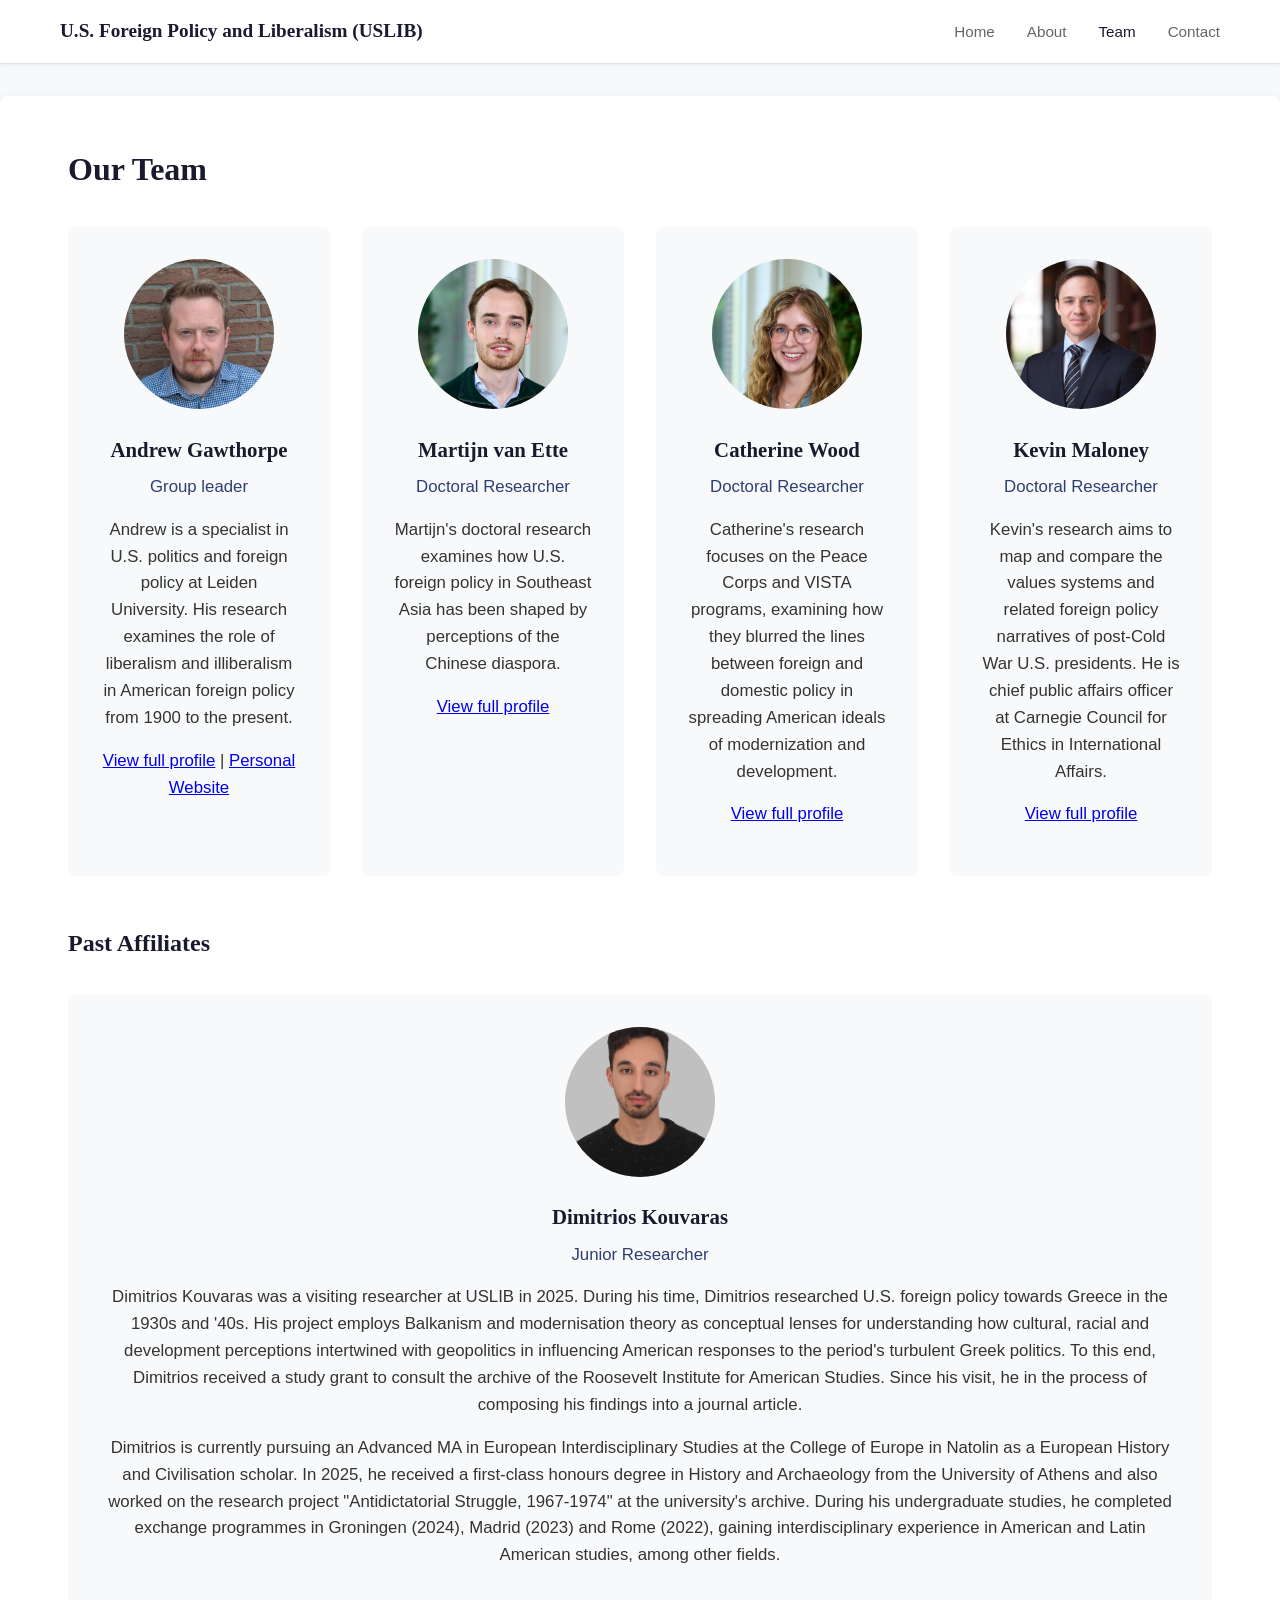
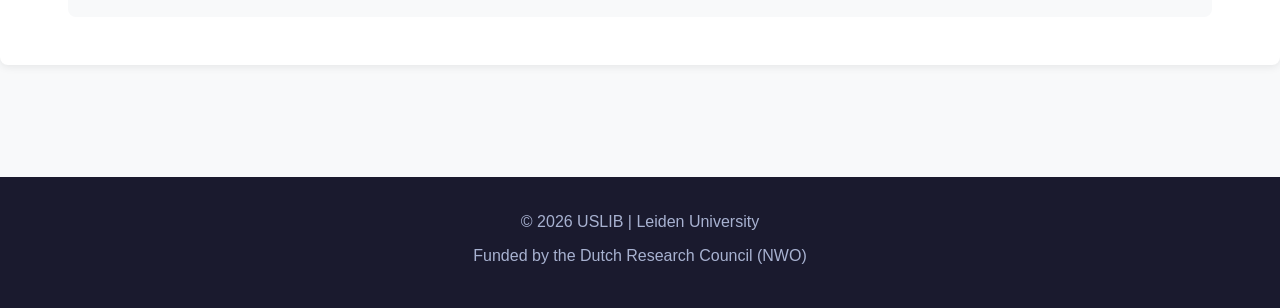
<file: team.html>
<!DOCTYPE html>
<html lang="en">
<head>
    <meta charset="UTF-8">
    <meta name="viewport" content="width=device-width, initial-scale=1.0">
    <title>Team - U.S. Foreign Policy and Liberalism (USLIB)</title>
    <link rel="stylesheet" href="css/style.css">
</head>
<body>
    <header>
        <div class="container">
            <h1 class="site-title"><a href="index.html">U.S. Foreign Policy and Liberalism (USLIB)</a></h1>
            <nav>
                <ul>
                    <li><a href="index.html">Home</a></li>
                    <li><a href="about.html">About</a></li>
                    <li><a href="team.html" class="active">Team</a></li>
                    <li><a href="contact.html">Contact</a></li>
                </ul>
            </nav>
        </div>
    </header>

    <main>
        <section>
            <div class="container">
                <h2>Our Team</h2>

                <div class="team-grid">
                    <div class="team-member">
                        <a href="andrew-gawthorpe.html">
                            <img src="images/andrew-gawthorpe-cropped.jpg" alt="Andrew Gawthorpe">
                        </a>
                        <h4><a href="andrew-gawthorpe.html" style="color: inherit; text-decoration: none;">Andrew Gawthorpe</a></h4>
                        <p class="role">Group leader</p>
                        <p>Andrew is a specialist in U.S. politics and foreign policy at Leiden University. His research examines the role of liberalism and illiberalism in American foreign policy from 1900 to the present.</p>
                        <p><a href="andrew-gawthorpe.html">View full profile</a> | <a href="https://andygawthorpe.com" target="_blank">Personal Website</a></p>
                    </div>

                    <div class="team-member">
                        <a href="martijn-van-ette.html">
                            <img src="images/martijn.jpg" alt="Martijn van Ette">
                        </a>
                        <h4><a href="martijn-van-ette.html" style="color: inherit; text-decoration: none;">Martijn van Ette</a></h4>
                        <p class="role">Doctoral Researcher</p>
                        <p>Martijn's doctoral research examines how U.S. foreign policy in Southeast Asia has been shaped by perceptions of the Chinese diaspora.</p>
                        <p><a href="martijn-van-ette.html">View full profile</a></p>
                    </div>

                    <div class="team-member">
                        <a href="catherine-wood.html">
                            <img src="images/catherine-wood.jpg" alt="Catherine Wood">
                        </a>
                        <h4><a href="catherine-wood.html" style="color: inherit; text-decoration: none;">Catherine Wood</a></h4>
                        <p class="role">Doctoral Researcher</p>
                        <p>Catherine's research focuses on the Peace Corps and VISTA programs, examining how they blurred the lines between foreign and domestic policy in spreading American ideals of modernization and development.</p>
                        <p><a href="catherine-wood.html">View full profile</a></p>
                    </div>

                    <div class="team-member">
                        <a href="kevin-maloney.html">
                            <img src="images/kevin-maloney.jpg" alt="Kevin Maloney">
                        </a>
                        <h4><a href="kevin-maloney.html" style="color: inherit; text-decoration: none;">Kevin Maloney</a></h4>
                        <p class="role">Doctoral Researcher</p>
                        <p>Kevin's research aims to map and compare the values systems and related foreign policy narratives of post-Cold War U.S. presidents. He is chief public affairs officer at Carnegie Council for Ethics in International Affairs.</p>
                        <p><a href="kevin-maloney.html">View full profile</a></p>
                    </div>
                </div>

                <h3 style="margin-top: 3rem;">Past Affiliates</h3>
                <div class="team-grid">
                    <div class="team-member">
                        <img src="images/dimitrios-kouvaras.jpg" alt="Dimitrios Kouvaras">
                        <h4>Dimitrios Kouvaras</h4>
                        <p class="role">Junior Researcher</p>
                        <p>Dimitrios Kouvaras was a visiting researcher at USLIB in 2025. During his time, Dimitrios researched U.S. foreign policy towards Greece in the 1930s and '40s. His project employs Balkanism and modernisation theory as conceptual lenses for understanding how cultural, racial and development perceptions intertwined with geopolitics in influencing American responses to the period's turbulent Greek politics. To this end, Dimitrios received a study grant to consult the archive of the Roosevelt Institute for American Studies. Since his visit, he in the process of composing his findings into a journal article.</p>
                        <p>Dimitrios is currently pursuing an Advanced MA in European Interdisciplinary Studies at the College of Europe in Natolin as a European History and Civilisation scholar. In 2025, he received a first-class honours degree in History and Archaeology from the University of Athens and also worked on the research project "Antidictatorial Struggle, 1967-1974" at the university's archive. During his undergraduate studies, he completed exchange programmes in Groningen (2024), Madrid (2023) and Rome (2022), gaining interdisciplinary experience in American and Latin American studies, among other fields.</p>
                    </div>
                </div>
            </div>
        </section>
    </main>

    <footer>
        <div class="container">
            <p>&copy; 2026 USLIB | Leiden University</p>
            <p>Funded by the Dutch Research Council (NWO)</p>
        </div>
    </footer>
</body>
</html>
</file>
<file: css/style.css>
/* Reset and Base Styles */
* {
    margin: 0;
    padding: 0;
    box-sizing: border-box;
}

body {
    font-family: -apple-system, BlinkMacSystemFont, 'Segoe UI', Roboto, 'Helvetica Neue', Arial, sans-serif;
    line-height: 1.6;
    color: #333;
    background: #f8f9fa;
}

/* Serif fonts for headings */
h1, h2, h3, h4, h5, h6 {
    font-family: Georgia, 'Times New Roman', serif;
    font-weight: 600;
}

.container {
    max-width: 1200px;
    margin: 0 auto;
    padding: 0 20px;
}

/* Compact Header */
header {
    background: #fff;
    border-bottom: 1px solid #e0e0e0;
    padding: 1rem 0;
    position: sticky;
    top: 0;
    z-index: 100;
    box-shadow: 0 1px 3px rgba(0,0,0,0.05);
}

header .container {
    display: flex;
    justify-content: space-between;
    align-items: center;
}

.site-title {
    font-size: 1.2rem;
    font-weight: 600;
    color: #1a1a2e;
    margin: 0;
}

.site-title a {
    color: #1a1a2e;
    text-decoration: none;
    transition: color 0.3s ease;
}

.site-title a:hover {
    color: #2c3e73;
}

nav ul {
    list-style: none;
    display: flex;
    gap: 2rem;
    margin: 0;
}

nav a {
    color: #666;
    text-decoration: none;
    font-weight: 500;
    font-size: 0.95rem;
    transition: color 0.3s ease;
}

nav a:hover,
nav a.active {
    color: #1a1a2e;
}

/* Main Content */
main {
    padding: 2rem 0;
}

/* Modular Card System */
.module-grid {
    display: grid;
    grid-template-columns: repeat(12, 1fr);
    gap: 2rem;
    margin-bottom: 2rem;
}

.module {
    background: #fff;
    border-radius: 8px;
    padding: 2rem;
    box-shadow: 0 2px 8px rgba(0,0,0,0.08);
    transition: box-shadow 0.3s ease;
}

.module:hover {
    box-shadow: 0 4px 12px rgba(0,0,0,0.12);
}

/* Module Sizes */
.module-full {
    grid-column: span 12;
}

.module-half {
    grid-column: span 6;
}

.module-third {
    grid-column: span 4;
}

/* Module Headers */
.module h2 {
    font-size: 1.5rem;
    margin-bottom: 1rem;
    color: #1a1a2e;
    border-bottom: 2px solid #2c3e73;
    padding-bottom: 0.5rem;
}

.module h3 {
    font-size: 1.2rem;
    margin-bottom: 0.75rem;
    color: #1a1a2e;
}

.module p {
    margin-bottom: 1rem;
    color: #555;
    line-height: 1.7;
}

/* Read More Links */
.read-more {
    display: inline-block;
    color: #2c3e73;
    font-weight: 600;
    text-decoration: none;
    margin-top: 0.5rem;
    transition: color 0.3s ease;
}

.read-more:hover {
    color: #1a2647;
}

.read-more::after {
    content: " →";
}

/* Team Mini Bios */
.team-mini-grid {
    display: grid;
    grid-template-columns: repeat(auto-fit, minmax(200px, 1fr));
    gap: 1.5rem;
    margin-top: 1rem;
}

.team-mini {
    text-align: center;
}

.team-mini a {
    text-decoration: none;
    color: inherit;
}

.team-mini a:hover h4 {
    color: #2c3e73;
}

.team-mini img {
    width: 100px;
    height: 100px;
    border-radius: 50%;
    object-fit: cover;
    margin-bottom: 0.75rem;
    border: 3px solid #f0f0f0;
    transition: border-color 0.3s ease;
}

.team-mini a:hover img {
    border-color: #2c3e73;
}

.team-mini h4 {
    font-size: 1rem;
    margin-bottom: 0.25rem;
    color: #1a1a2e;
}

.team-mini .role {
    font-size: 0.85rem;
    color: #2c3e73;
    margin-bottom: 0.5rem;
}

.team-mini p {
    font-size: 0.85rem;
    color: #666;
    line-height: 1.4;
}

/* Featured Items */
.featured-item {
    border-left: 4px solid #2c3e73;
    padding-left: 1rem;
}

.featured-item h3 {
    font-size: 1.1rem;
    margin-bottom: 0.5rem;
}

.featured-item .meta {
    font-size: 0.85rem;
    color: #999;
    margin-bottom: 0.75rem;
}

.featured-item .outlet,
.featured-item .venue {
    font-style: italic;
    color: #2c3e73;
    margin-bottom: 0.5rem;
}

/* Event Module */
.event-date {
    display: inline-block;
    background: #2c3e73;
    color: #fff;
    padding: 0.25rem 0.75rem;
    border-radius: 4px;
    font-size: 0.85rem;
    font-weight: 600;
    margin-bottom: 0.75rem;
}

.event-title {
    font-size: 1.1rem;
    font-weight: 600;
    margin-bottom: 0.5rem;
    color: #1a1a2e;
}

.event-details {
    font-size: 0.9rem;
    color: #666;
}

/* Buttons */
.btn {
    display: inline-block;
    background: #2c3e73;
    color: #fff;
    padding: 0.75rem 1.5rem;
    border-radius: 4px;
    text-decoration: none;
    font-weight: 500;
    transition: background 0.3s ease;
}

.btn:hover {
    background: #1a2647;
}

.btn-outline {
    background: transparent;
    border: 2px solid #2c3e73;
    color: #2c3e73;
}

.btn-outline:hover {
    background: #2c3e73;
    color: #fff;
}

/* Standard Pages */
section {
    background: #fff;
    border-radius: 8px;
    padding: 3rem;
    margin-bottom: 2rem;
    box-shadow: 0 2px 8px rgba(0,0,0,0.08);
}

section h2 {
    font-size: 2rem;
    margin-bottom: 1.5rem;
    color: #1a1a2e;
}

section h3 {
    font-size: 1.5rem;
    margin-bottom: 1rem;
    color: #1a1a2e;
    margin-top: 2rem;
}

section h4 {
    font-size: 1.2rem;
    margin-bottom: 0.75rem;
    color: #1a1a2e;
}

section p {
    margin-bottom: 1rem;
    font-size: 1.05rem;
}

section ul {
    margin: 1.5rem 0 1.5rem 2rem;
}

section li {
    margin-bottom: 0.5rem;
    font-size: 1.05rem;
}

/* Team Grid (full page) */
.team-grid {
    display: grid;
    grid-template-columns: repeat(auto-fit, minmax(250px, 1fr));
    gap: 2rem;
    margin-top: 2rem;
}

.team-member {
    text-align: center;
    background: #f8f9fa;
    padding: 2rem;
    border-radius: 8px;
}

.team-member img {
    width: 150px;
    height: 150px;
    border-radius: 50%;
    object-fit: cover;
    margin-bottom: 1rem;
    transition: opacity 0.3s ease;
}

.team-member a:hover img {
    opacity: 0.8;
}

.team-member h4 {
    font-size: 1.3rem;
    margin-bottom: 0.5rem;
}

.team-member .role {
    color: #2c3e73;
    font-weight: 500;
    margin-bottom: 1rem;
}

/* Publications List */
.publication {
    margin-bottom: 2rem;
    padding-bottom: 2rem;
    border-bottom: 1px solid #e0e0e0;
}

.publication:last-child {
    border-bottom: none;
}

.publication h4 {
    font-size: 1.2rem;
    margin-bottom: 0.5rem;
    color: #1a1a2e;
}

.publication .authors {
    color: #666;
    margin-bottom: 0.5rem;
}

.publication .venue {
    font-style: italic;
    color: #2c3e73;
    margin-bottom: 0.5rem;
}

/* Contact Form */
.contact-form {
    max-width: 600px;
}

.form-group {
    margin-bottom: 1.5rem;
}

.form-group label {
    display: block;
    margin-bottom: 0.5rem;
    font-weight: 500;
}

.form-group input,
.form-group textarea {
    width: 100%;
    padding: 0.75rem;
    border: 1px solid #ddd;
    border-radius: 4px;
    font-size: 1rem;
    font-family: inherit;
}

.form-group textarea {
    min-height: 150px;
    resize: vertical;
}

/* Footer */
footer {
    background: #1a1a2e;
    color: #a8b2d1;
    padding: 2rem 0;
    text-align: center;
    margin-top: 3rem;
}

footer p {
    margin-bottom: 0.5rem;
}

/* Responsive Design */
@media (max-width: 768px) {
    header .container {
        flex-direction: column;
        gap: 1rem;
    }

    nav ul {
        gap: 1rem;
        flex-wrap: wrap;
        justify-content: center;
    }

    .module-half,
    .module-third {
        grid-column: span 12;
    }

    section {
        padding: 2rem 1.5rem;
    }

    .site-title {
        font-size: 1rem;
        text-align: center;
    }
}
</file>
